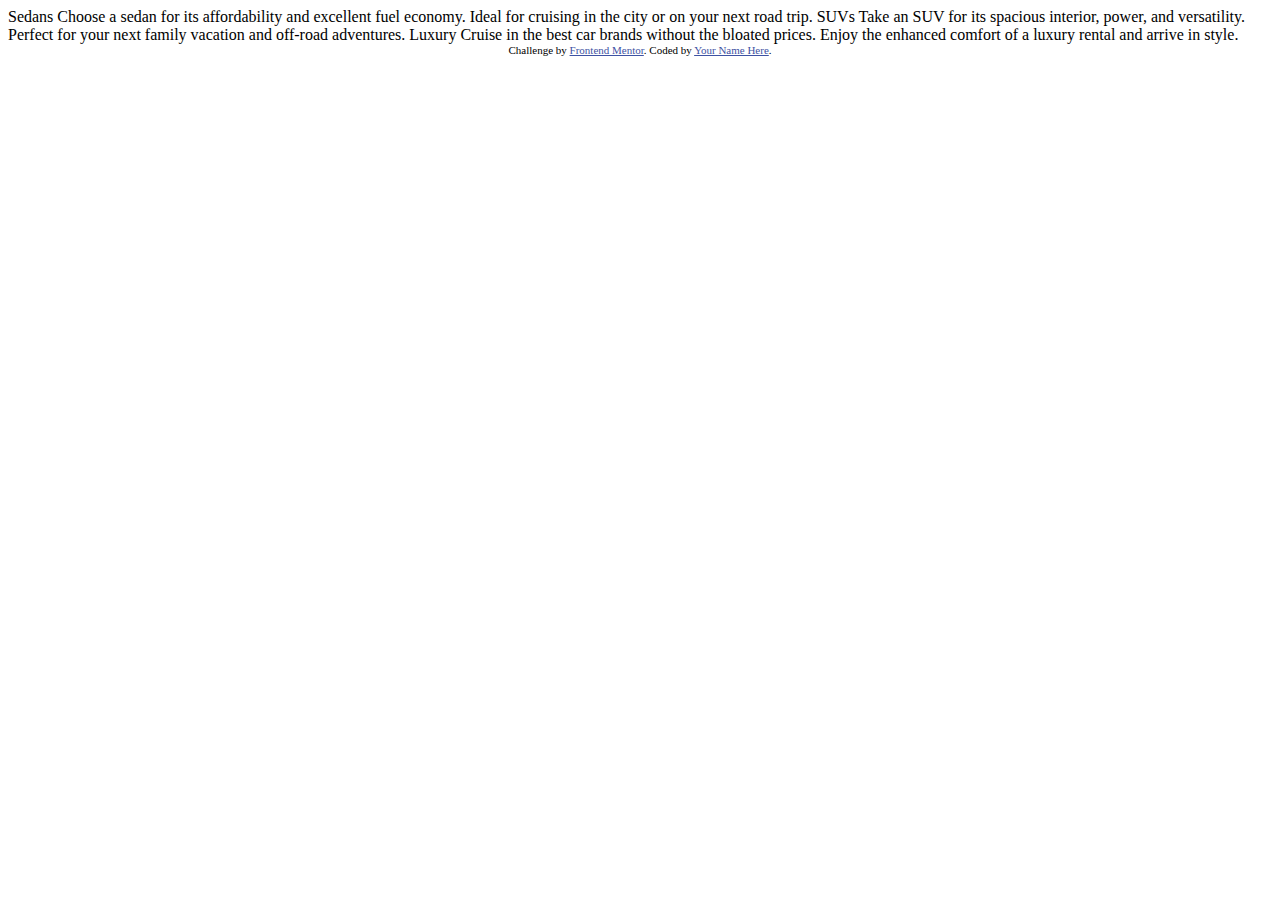
<file: 3-column-preview-card-component-main/index.html>
<!DOCTYPE html>
<html lang="en">
<head>
  <meta charset="UTF-8">
  <meta name="viewport" content="width=device-width, initial-scale=1.0"> <!-- displays site properly based on user's device -->

  <link rel="icon" type="image/png" sizes="32x32" href="./images/favicon-32x32.png">
  
  <title>Frontend Mentor | 3-column preview card component</title>

  <!-- Feel free to remove these styles or customise in your own stylesheet 👍 -->
  <style>
    .attribution { font-size: 11px; text-align: center; }
    .attribution a { color: hsl(228, 45%, 44%); }
  </style>
</head>
<body>
  
  Sedans
  Choose a sedan for its affordability and excellent fuel economy. Ideal for cruising in the city 
  or on your next road trip.

  SUVs
  Take an SUV for its spacious interior, power, and versatility. Perfect for your next family vacation 
  and off-road adventures.

  Luxury
  Cruise in the best car brands without the bloated prices. Enjoy the enhanced comfort of a luxury 
  rental and arrive in style.
  
  <div class="attribution">
    Challenge by <a href="https://www.frontendmentor.io?ref=challenge" target="_blank">Frontend Mentor</a>. 
    Coded by <a href="#">Your Name Here</a>.
  </div>
</body>
</html>
</file>
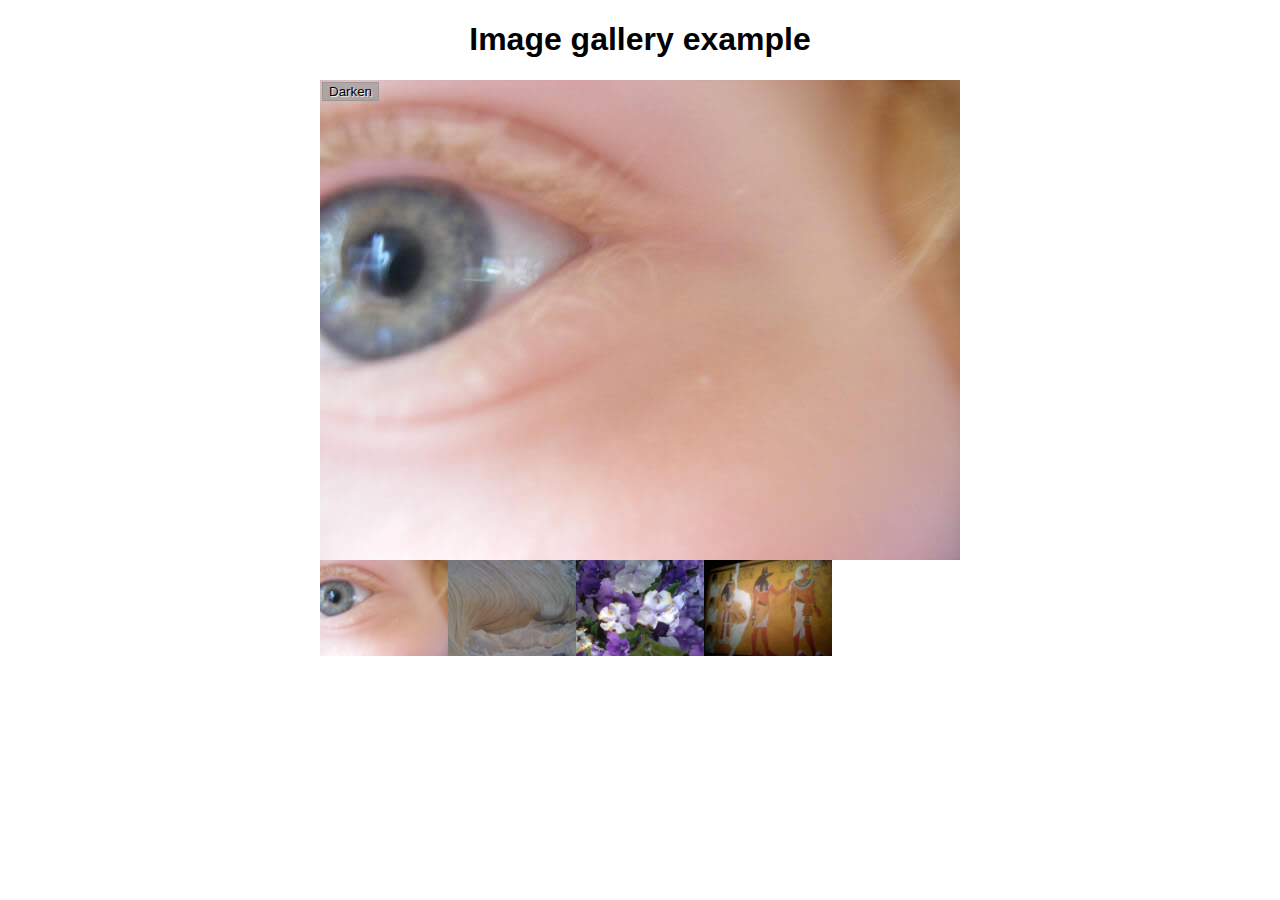
<file: gallery-start/index.html>
<!DOCTYPE html>
<html lang="en-us">
  <head>
    <meta charset="utf-8">

    <title>Image gallery</title>
    <link rel="stylesheet" href="style.css">
    <!-- <link rel ="stylesheet" href="../gallery-start/style.css"> -->
    
  </head>

  <body>
    <h1>Image gallery example</h1>

    <div class="full-img">
      <img class="displayed-img" src="images/pic1.jpg" alt="Closeup of a human eye">
      <div class="overlay"></div>
      <button class="dark">Darken</button>
    </div>

    <div class="thumb-bar">


    </div>
    <script src="main.js"></script>
  </body>
</html>
</file>
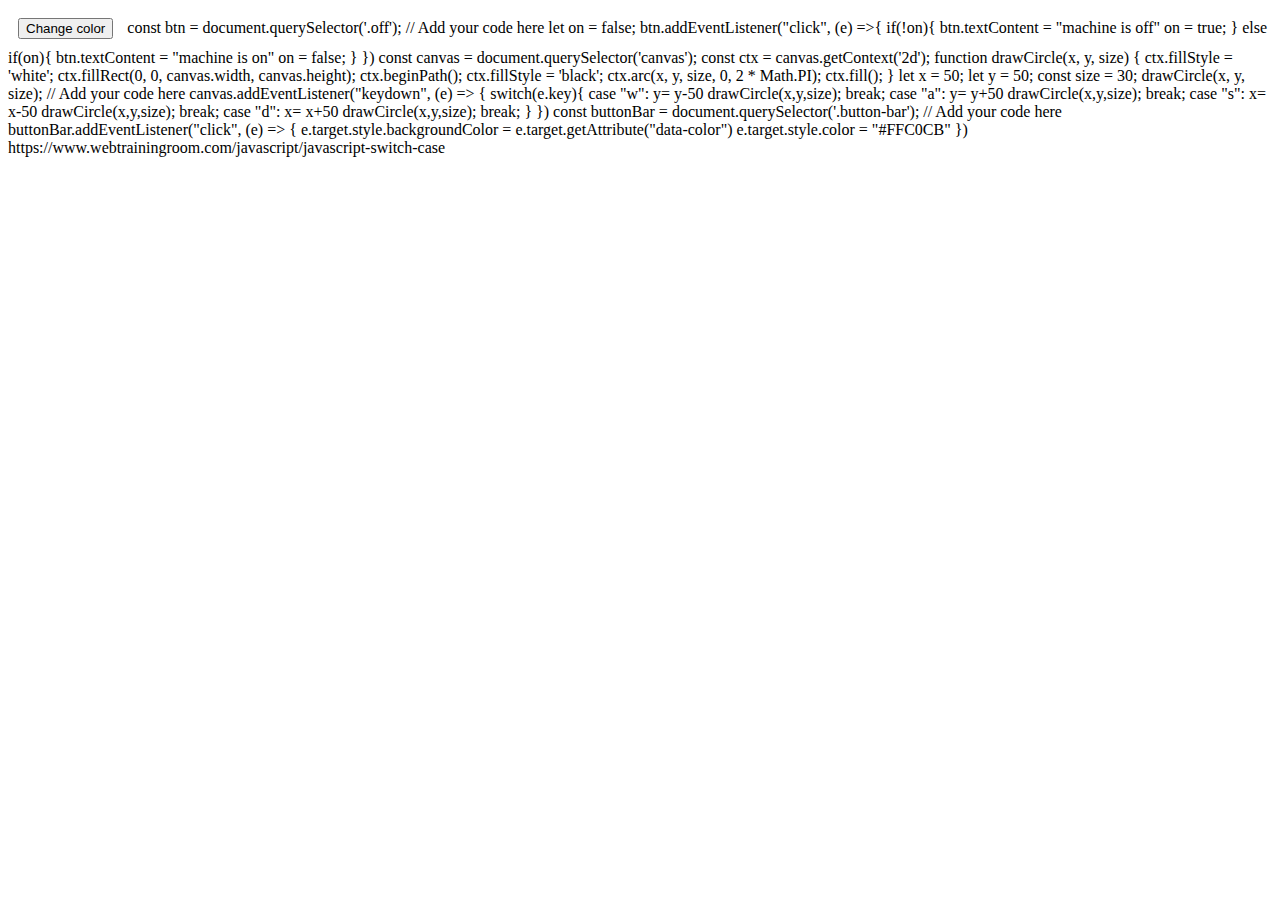
<file: markup/EventListener.html>
<!DOCTYPE html>
<html lang="en-us">
  <head>
    <meta charset="utf-8">
    <meta name="viewport" content="width=device-width">
    <title>Random color example — event handler attribute</title>
    <style>
      button {
        margin: 10px
      };
    </style>
  </head>
  <body>
    <button>Change color</button>
    <script>
      const btn = document.querySelector('button');

      function random(number) {
        return Math.floor(Math.random() * (number+1));
      }

      btn.addEventListener('mouseout', () => {
        const rndCol = `rgb(${random(255)}, ${random(255)}, ${random(255)})`;
        document.body.style.backgroundColor = rndCol;
      });
    </script>
  </body>
</html>



const btn = document.querySelector('.off');

// Add your code here
    let on = false;
btn.addEventListener("click", (e) =>{
  if(!on){
btn.textContent = "machine is off"
on = true;
}

else if(on){
 btn.textContent = "machine is on"
 on = false;
}
})


const canvas = document.querySelector('canvas');
const ctx = canvas.getContext('2d');

function drawCircle(x, y, size) {
  ctx.fillStyle = 'white';
  ctx.fillRect(0, 0, canvas.width, canvas.height);

  ctx.beginPath();
  ctx.fillStyle = 'black';
  ctx.arc(x, y, size, 0, 2 * Math.PI);
  ctx.fill();
}

let x = 50;
let y = 50;
const size = 30;

drawCircle(x, y, size);

// Add your code here
 
canvas.addEventListener("keydown", (e) => {
  switch(e.key){
 case "w":
 y= y-50
   drawCircle(x,y,size);
 break;

  case "a":
y= y+50
  drawCircle(x,y,size);
break;

case "s":
x= x-50
  drawCircle(x,y,size);
break;

case "d":
x= x+50
  drawCircle(x,y,size);
break;


}

})


const buttonBar = document.querySelector('.button-bar');

      // Add your code here

buttonBar.addEventListener("click", (e) => {
 e.target.style.backgroundColor = e.target.getAttribute("data-color")
 e.target.style.color = "#FFC0CB"
 
})





https://www.webtrainingroom.com/javascript/javascript-switch-case
</file>
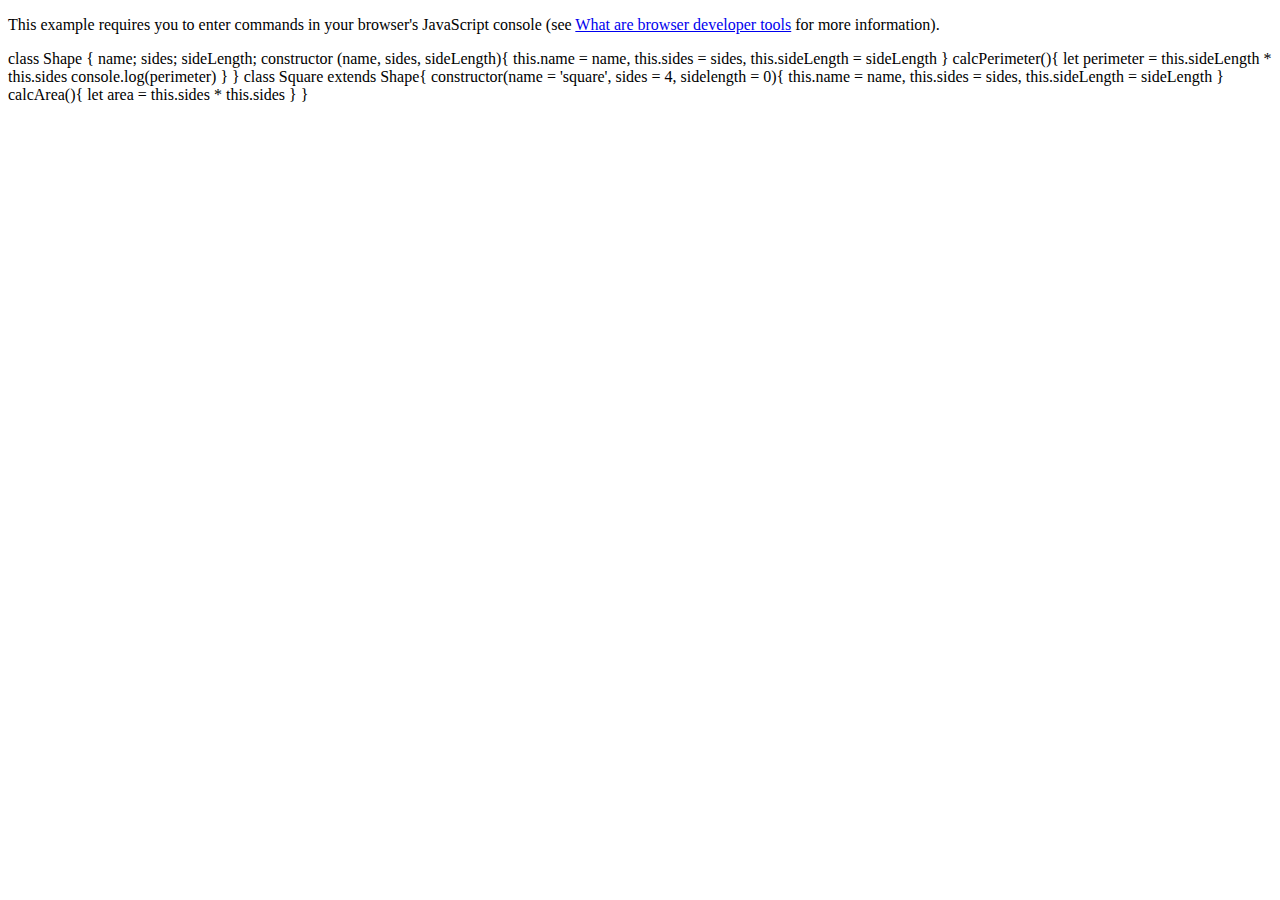
<file: markup/object.html>
<!DOCTYPE html>
<html lang="en-us">
  <head>
    <meta charset="utf-8">
    <meta name="viewport" content="width=device-width">
    <title>Object-oriented JavaScript example</title>
  </head>

  <body>
    <p>This example requires you to enter commands in your browser's JavaScript console (see <a href="https://developer.mozilla.org/en-US/docs/Learn/Common_questions/What_are_browser_developer_tools">What are browser developer tools</a> for more information).</p>
    
    <script>  
      const user = {
  name: ["Bob", "Smith"],
  age: 32
 }
 console.log(user);
 
/////////////
 const person = {
  name: ["Bob", "Smith"],
  age: 32,
  bio() {
    console.log(`${this.name[0]} ${this.name[1]} is ${this.age} years old.`);
  },
  introduceSelf() {
    console.log(`Hi! I'm ${this.name[0]}.`);
  },
};
 console.log(person)
 //////////////

 /////////////////
 const person1 = {
  name: "Chris",
  introduceSelf() {
    console.log(`Hi! I'm ${this.name}.`);
  },
};
console.log(person1)
// ///////////

////////////////
 const person2 = {
  name: "Bayo",
  introduceSelf() {
    console.log(`${this.name}`)
  }
 }
  console.log(person2)
  ///////////////

  const person3 = {
  name: "Yinka",
  introduceSelf() {
    console.log(`${person.name}`)
  }
 }
  console.log(person3)

  //  test1
  // let catName = ['Bertie'];
// cat.greeting();
// cat.color = "black";
// test1



// test2
bandInfo = {
name: 'The light',
nationality: 'Nigeria',
genre: 'Halal music',
members: 4,
formed: '3years',
split: false,
albums: [
name = 'Yah robb', released = 2020,
name = 'My mother', released = 2021
],
bio: 'The official name of this band is called the light, we are based in Nigeria, we have been active since 2years ago, we engage in different types of halal music, we released our first album in the year 2020 which is tittled "yah Robb", and also our second album was released in the year 2021 titled "My mother".'
}
// test2


// const cat1 = {
//   name : 'Bertie',
//   breed : 'Cymric',
//   color : 'white',
//   greeting: function() {
//     console.log(`Hello, said ${this.name} the ${this.color} ${this.breed}`);
//   }
// }

// cat1.greeting();

 function Cat(name, breed){
  this.name = name;
  this.breed = breed;
  this.greeting = function() {
    console.log(`Hello, said ${this.name} the ${this.breed}`);
  }
 }

  const cat1 = new Cat("Bertie","Cymric");
  cat1.greeting();

  const cat2 = new Cat("Lora","Musun");
  cat2.greeting();


   //////////////
  class Info{
    constructor(name, school){
      this.name = name;
      this.school = school;
      this.greeting = function(){
        console.log(`My name is ${this.name}, I attended ${this.school}`)
      }
    }
  }

  const info = new Info("Yinka", "Oxford international school.");
  info.greeting();

  const info2 = new Info("khodijah", "Foliage model school.");
  info2.greeting();
    //////////////


    class Animal {
  sleep() {
    console.log("zzzzzzz");
  }
}

const animal = new Animal();

animal.sleep(); 


function replaceAWithE(str){
  return str.replace(/[a]/ig, 'e');
}

console.log(replaceAWithE('Africa'));

// clg(replaceAWithE('africa'))


__defineGetter__
__defineSetter__
__lookupGetter__
__lookupSetter__
__proto__
city
constructor
greet
hasOwnProperty
isPrototypeOf
propertyIsEnumerable
toLocaleString
toString
valueOf
object.toString();
clg(object.toString);


class Shape {

name;
sides;
sideLength;

constructor (name, sides, sideLength){
 this.name = name,
 this.sides = sides,
 this.sideLength = sideLength
}
calcPerimeter(){
let perimeter = this.sideLength * this.sides
console.log(perimeter)
}

}
const square = new Shape("square", 4, 5)
square.calcPerimeter();

const triangle = new Shape("triangle", 3, 3)
triangle.calcPerimeter();






class Shape {

name;
sides;
sideLength;

constructor (name, sides, sideLength){
 this.name = name,
 this.sides = sides,
 this.sideLength = sideLength
}
calcPerimeter(){
let perimeter = this.sideLength * this.sides
console.log(perimeter)
}

}

const square = new Shape("square", 4, 5)
square.calcPerimeter();

class Square extends Shape{
calcArea(){
let Area = this.sides*2
console.log(calcArea)
}
constructor(name = square, sides = 4,  ){
super (name = square, sides = 4)
}
}
const shape = new Square("square", 4)
square.calcPerimeter()

    </script>
  </body>
  class Shape {

    name;
    sides;
    sideLength;
  
    constructor (name, sides, sideLength){
     this.name = name,
     this.sides = sides,
     this.sideLength = sideLength
  }
  calcPerimeter(){
   let perimeter = this.sideLength * this.sides
  console.log(perimeter)
  }
    
  }
   class Square extends Shape{
     constructor(name = 'square', sides = 4, sidelength = 0){
   this.name = name,
   this.sides = sides,
   this.sideLength = sideLength
  }
    calcArea(){
   let area = this.sides * this.sides
  }
  }
</html>
</file>
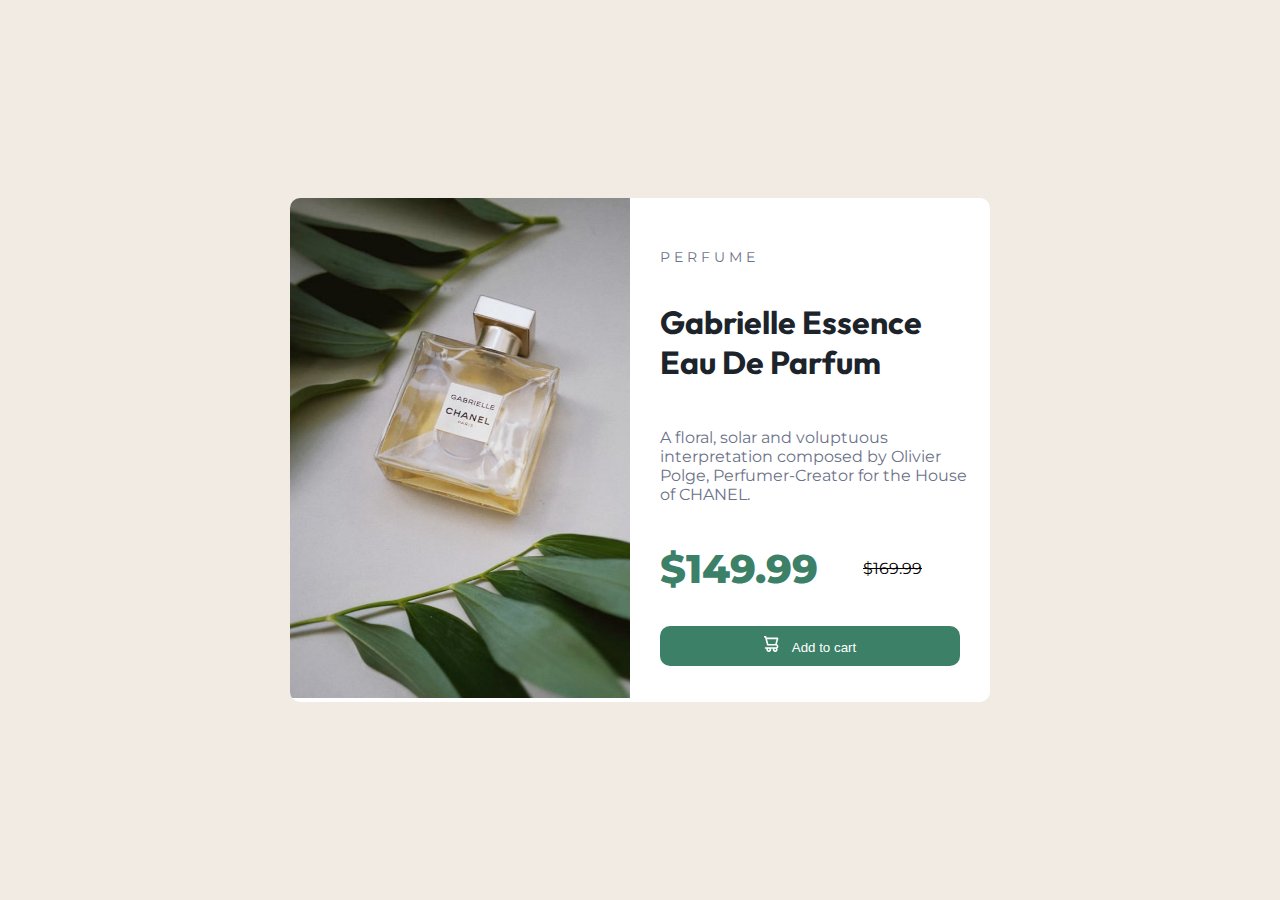
<file: markup/perfumechallenge.html>
<!DOCTYPE html>
<html lang="en">
<head>
  <meta charset="UTF-8">
  <meta name="viewport" content="width=device-width, initial-scale=1.0"> <!-- displays site properly based on user's device -->
  <link rel="stylesheet" href="../assets/stylesheet/perfumechallenge.css">
  <link rel="preconnect" href="https://fonts.googleapis.com">
<link rel="preconnect" href="https://fonts.gstatic.com" crossorigin>
<link href="https://fonts.googleapis.com/css2?family=Big+Shoulders+Display:wght@700&family=Lexend+Deca:wght@400;500;600&family=Montserrat:wght@500&family=Outfit:wght@700&display=swap" rel="stylesheet">
<link rel="preconnect" href="https://fonts.googleapis.com">
<link rel="preconnect" href="https://fonts.gstatic.com" crossorigin>
<link href="https://fonts.googleapis.com/css2?family=Big+Shoulders+Display:wght@700&family=Fraunces:opsz,wght@9..144,700&family=Lexend+Deca:wght@400;500;600&family=Montserrat:wght@500&family=Outfit:wght@700&display=swap" rel="stylesheet">
<link rel="preconnect" href="https://fonts.googleapis.com">
<link rel="preconnect" href="https://fonts.gstatic.com" crossorigin>
<link href="https://fonts.googleapis.com/css2?family=Big+Shoulders+Display:wght@700&family=Fraunces:opsz,wght@9..144,900&family=Lexend+Deca:wght@400;500;600&family=Montserrat:wght@500&family=Outfit:wght@700&display=swap" rel="stylesheet">



  <title>Frontend Mentor | Product preview card component</title>
</head>
<body>
  <div class="container">
     <div class="sub-container">

      <div class="img">
        <img src="../product-preview-card-component-main/images/image-product-desktop.jpg">
      </div>

      <div class="details">
  <p class="perf">P E R F U M E</p>

 <h1>Gabrielle Essence Eau De Parfum</h1>

  <p class="uses"> A floral, solar and voluptuous interpretation composed by Olivier Polge, 
  Perfumer-Creator for the House of CHANEL.</p>

    <div class="price">
 <div class="bold">$149.99</div>  
 <div class="0ld-price"><s>$169.99</s></div>
  </div>

 <sg width="15" height="16" xmlns="http://www.w3.org/2000/svg"><path d="M14.383 10.388a2.397 2.397 0 0 0-1.518-2.222l1.494-5.593a.8.8 0 0 0-.144-.695.8.8 0 0 0-.631-.28H2.637L2.373.591A.8.8 0 0 0 1.598 0H0v1.598h.983l1.982 7.4a.8.8 0 0 0 .799.59h8.222a.8.8 0 0 1 0 1.599H1.598a.8.8 0 1 0 0 1.598h.943a2.397 2.397 0 1 0 4.507 0h1.885a2.397 2.397 0 1 0 4.331-.376 2.397 2.397 0 0 0 1.12-2.021ZM11.26 7.99H4.395L3.068 3.196h9.477L11.26 7.991Zm-6.465 6.392a.8.8 0 1 1 0-1.598.8.8 0 0 1 0 1.598Zm6.393 0a.8.8 0 1 1 0-1.598.8.8 0 0 1 0 1.598Z" fill="#FFF"/></svg> 
 <button>
  <svg width="15" height="16" xmlns="http://www.w3.org/2000/svg"><path d="M14.383 10.388a2.397 2.397 0 0 0-1.518-2.222l1.494-5.593a.8.8 0 0 0-.144-.695.8.8 0 0 0-.631-.28H2.637L2.373.591A.8.8 0 0 0 1.598 0H0v1.598h.983l1.982 7.4a.8.8 0 0 0 .799.59h8.222a.8.8 0 0 1 0 1.599H1.598a.8.8 0 1 0 0 1.598h.943a2.397 2.397 0 1 0 4.507 0h1.885a2.397 2.397 0 1 0 4.331-.376 2.397 2.397 0 0 0 1.12-2.021ZM11.26 7.99H4.395L3.068 3.196h9.477L11.26 7.991Zm-6.465 6.392a.8.8 0 1 1 0-1.598.8.8 0 0 1 0 1.598Zm6.393 0a.8.8 0 1 1 0-1.598.8.8 0 0 1 0 1.598Z" fill="#FFF"/></svg>
  Add to cart</button> 
      </div>
    </div>
  </div>
</body>
</html>
</file>
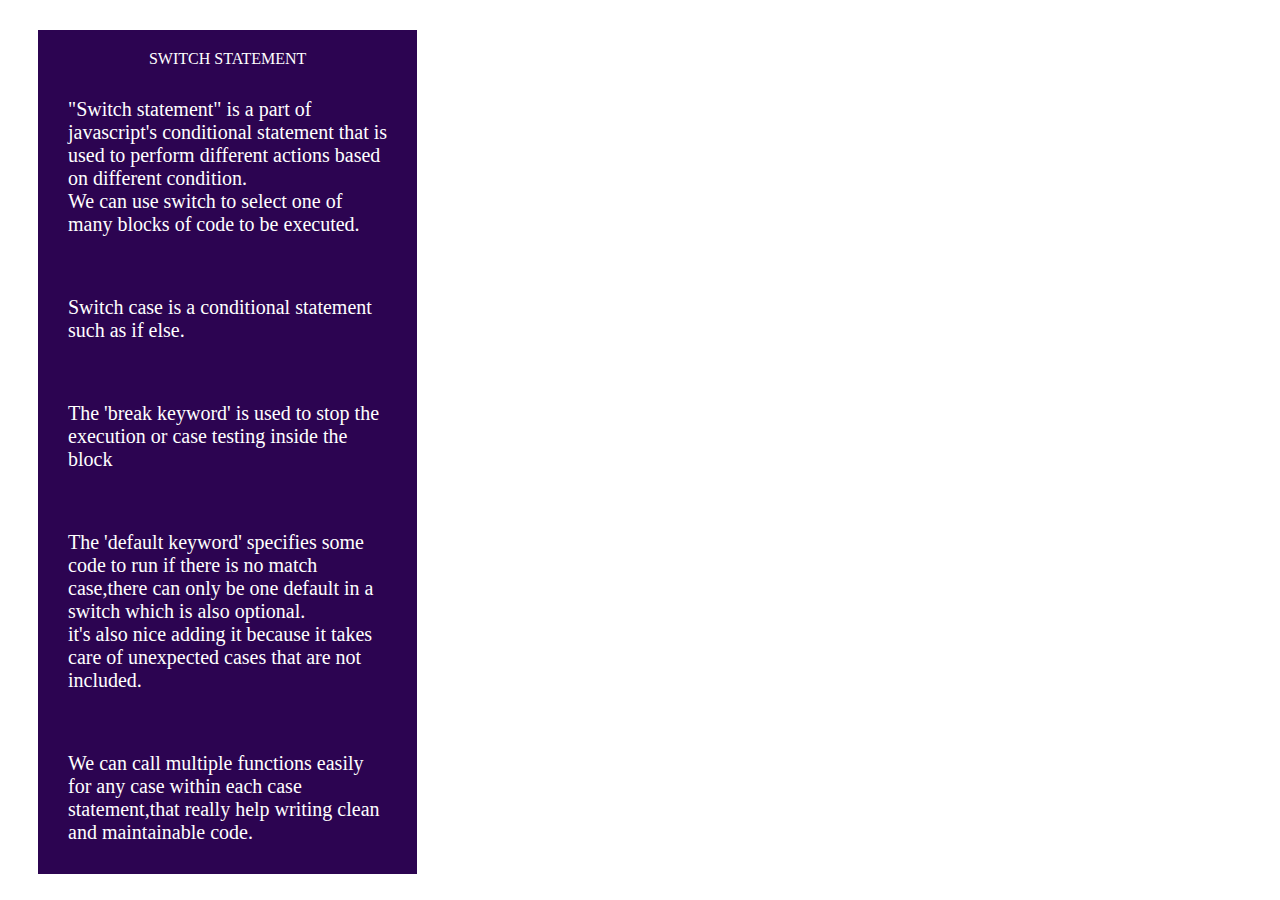
<file: markup/swichStatement.html>
<!DOCTYPE html>
<html lang="en">
<head>
  <meta charset="UTF-8">
  <meta name="viewport" content="width=device-width, initial-scale=1.0">
  <title>Article</title>
</head>
<body> 
  <style>

    /* body{
      height: 50%;
    } */
     article{
       display: grid; 
       background-color: rgb(44, 4, 81);
       color: white;
       width: 30%; 
       
       margin-top: 30px;
       margin-left: 30px;
     }

     header{
      display: flex;
      justify-content: center;
      margin-top: 20px;
     }

     p{
      margin-left: 15px;
      font-size: 20px;
      margin: 30px;
     }

  </style>
  <article>
    <header>SWITCH STATEMENT</header>
    <p>"Switch statement" is a part of javascript's conditional statement that is used to perform different actions based on different condition. <br>We can use switch to select one of many blocks of code to be executed.</p>
    <p>Switch case is a conditional statement such as if else.</p>
    <p>The 'break keyword' is used to stop the execution or case testing inside the block</p>
    <p>The 'default keyword' specifies some code to run if there is no match case,there can only be one default in a switch which is also optional. <br>it's also nice adding it because it takes care of unexpected cases that are not included.</p>
    <p>We can call multiple functions easily for any case within each case statement,that really help writing clean and maintainable code.<br></p>
  </article>
</body>
</html>
</file>
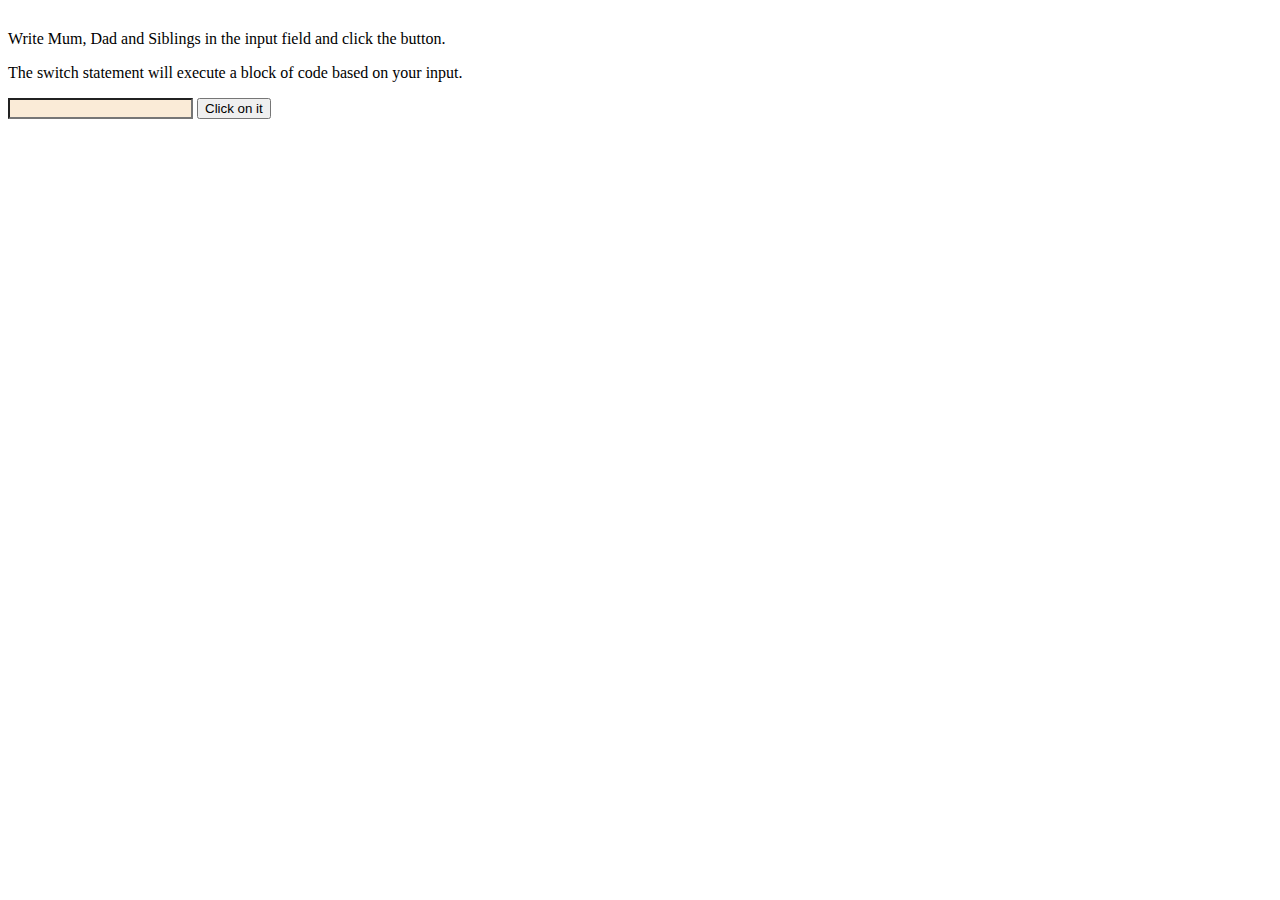
<file: markup/Switch.html>
<!DOCTYPE html>
<html>
<body>

<p class="info"> Write Mum, Dad and Siblings in the input field and click the button.</p>
<p>The switch statement will execute a block of code based on your input.</p>

<input id="myInput" type="text">

<button onclick="myFunction()">Click on it</button>

<p id="demo"></p>
<style>

  .info{
    margin-top: 30px;
  }

  input{
    background-color:antiquewhite;
  }

</style>

<script>
function myFunction() {
  var text;
  var families = document.getElementById("myInput").value;

  switch(families) {
    case "Mum":
      text = "Yah Allah bless my mum, and grant her a high place in jannah!.";
    break;
    case "Dad":
    text = "My dad is late. Yah Allah have mercy on him and forgive his shotcomings!.";
    break;
    case "Siblings":
    text = "Yah robb! My siblings are other parts of me, Be with them and make guidance easy for them.";
    break;
    default:
    text = "Not included!";
  }
  document.getElementById("demo").innerHTML = text;
}
</script>

</body>
</html>
</file>
<file: gallery-start/style.css>
h1 {
  font-family: helvetica, arial, sans-serif;
  text-align: center;
}

body {
  width: 640px;
  margin: 0 auto;
}

.full-img {
  position: relative;
  display: block;
  width: 640px;
  height: 480px;
}

.overlay {
  position: absolute;
  top: 0;
  left: 0;
  width: 640px;
  height: 480px;
  background-color: rgba(0,0,0,0);
}

button {
  border: 0;
  background: rgba(150,150,150,0.6);
  text-shadow: 1px 1px 1px white;
  border: 1px solid #999;
  position: absolute;
  cursor: pointer;
  top: 2px;
  left: 2px;
}

.thumb-bar img {
  display: block;
  width: 20%;
  float: left;
  cursor: pointer;
}
</file>
<file: assets/stylesheet/perfumechallenge.css>
*{
  padding: 0;
  margin: 0;
  box-sizing: border-box;
}


   .container{
    display: grid; 
    height: 100vh; 
   background-color:hsl(30, 38%, 92%);
    grid-template-columns: 1fr;
    /* max-width: 70vw; */
  }

 .sub-container{
  background-color: hsl(0, 0%, 100%);
  min-height: 50vh;
  max-width: 300px;
  margin: 30px 15px;
  overflow: hidden;
  border-radius: 10px;
  }

  .img img{
    height: 300px;
    width: 340px;
  }

  .details{
    margin: 0 30px;
  }

  .perf{
    margin-top: 30px;
    color:hsl(228, 12%, 48%);
    font-size: 14px;
    font-family:  'Outfit', sans-serif;
    font-family: 'Big Shoulders Display', cursive;
    font-family: 'Lexend Deca', sans-serif;
    font-family: 'Montserrat', sans-serif;
    font-weight: 500, 700;
  }

  h1{
    color: hsl(212, 21%, 14%);
    margin-top: 20px;
    font-family: 'Big Shoulders Display', cursive; 
    font-family: 'Fraunces', serif; 
    font-family: 'Lexend Deca', sans-serif;
    font-family: 'Montserrat', sans-serif; 
     font-family: 'Outfit', sans-serif; 
    font-weight: 700;
  }

  .uses{
    margin-top: 30px;
    color:hsl(228, 12%, 48%);
    font-size: 16px;
    font-family:  'Outfit', sans-serif;
    font-family: 'Big Shoulders Display', cursive;
    font-family: 'Lexend Deca', sans-serif;
    font-family: 'Montserrat', sans-serif;
    font-weight: 500, 700;
  }

  .price{
    display: flex;
    gap: 45px;
    margin-top: 15px;
    align-items: center;

  }

.bold{
  color: hsl(158, 36%, 37%);
  font-weight: 800;
  font-size: 40px;
}


svg{
  margin-right: 10px;
}

   

  button{
   color: white; 
    background-color: hsl(158, 36%, 37%); 
    width: 300px;
    height: 40px;
    margin-top: 25px;
    border: none;
    border-radius: 10px;
  }       


@media screen and (min-width:375px){
  *{
    padding: 0;
    margin: 0;
    box-sizing: border-box;
  }

   body{
   display: flex;
   justify-content: center;
   align-items: center;
   background-color: hsl(30, 38%, 92%);
   min-height: 100vh;
   font-family: 'Montserrat', sans-serif;
  } 

   /* .container{
   overflow: hidden;
  }  */

 .sub-container{
   display: flex;
    justify-content: center;
    align-self: center;
    max-width: 700px;
    display: grid;
    background-color: hsl(0, 0%, 100%);
    overflow: hidden;
    border-radius: 10px;
    grid-template-columns: 1fr 1fr;  
    /* max-height: 600px; */
    }

    .img img{
      height: 500px;
      max-width: 350px;
      /* overflow: hidden; */
    } 

    .details{
      display: grid;
      margin: 20px 20px;
     
    }  
  
}
</file>
